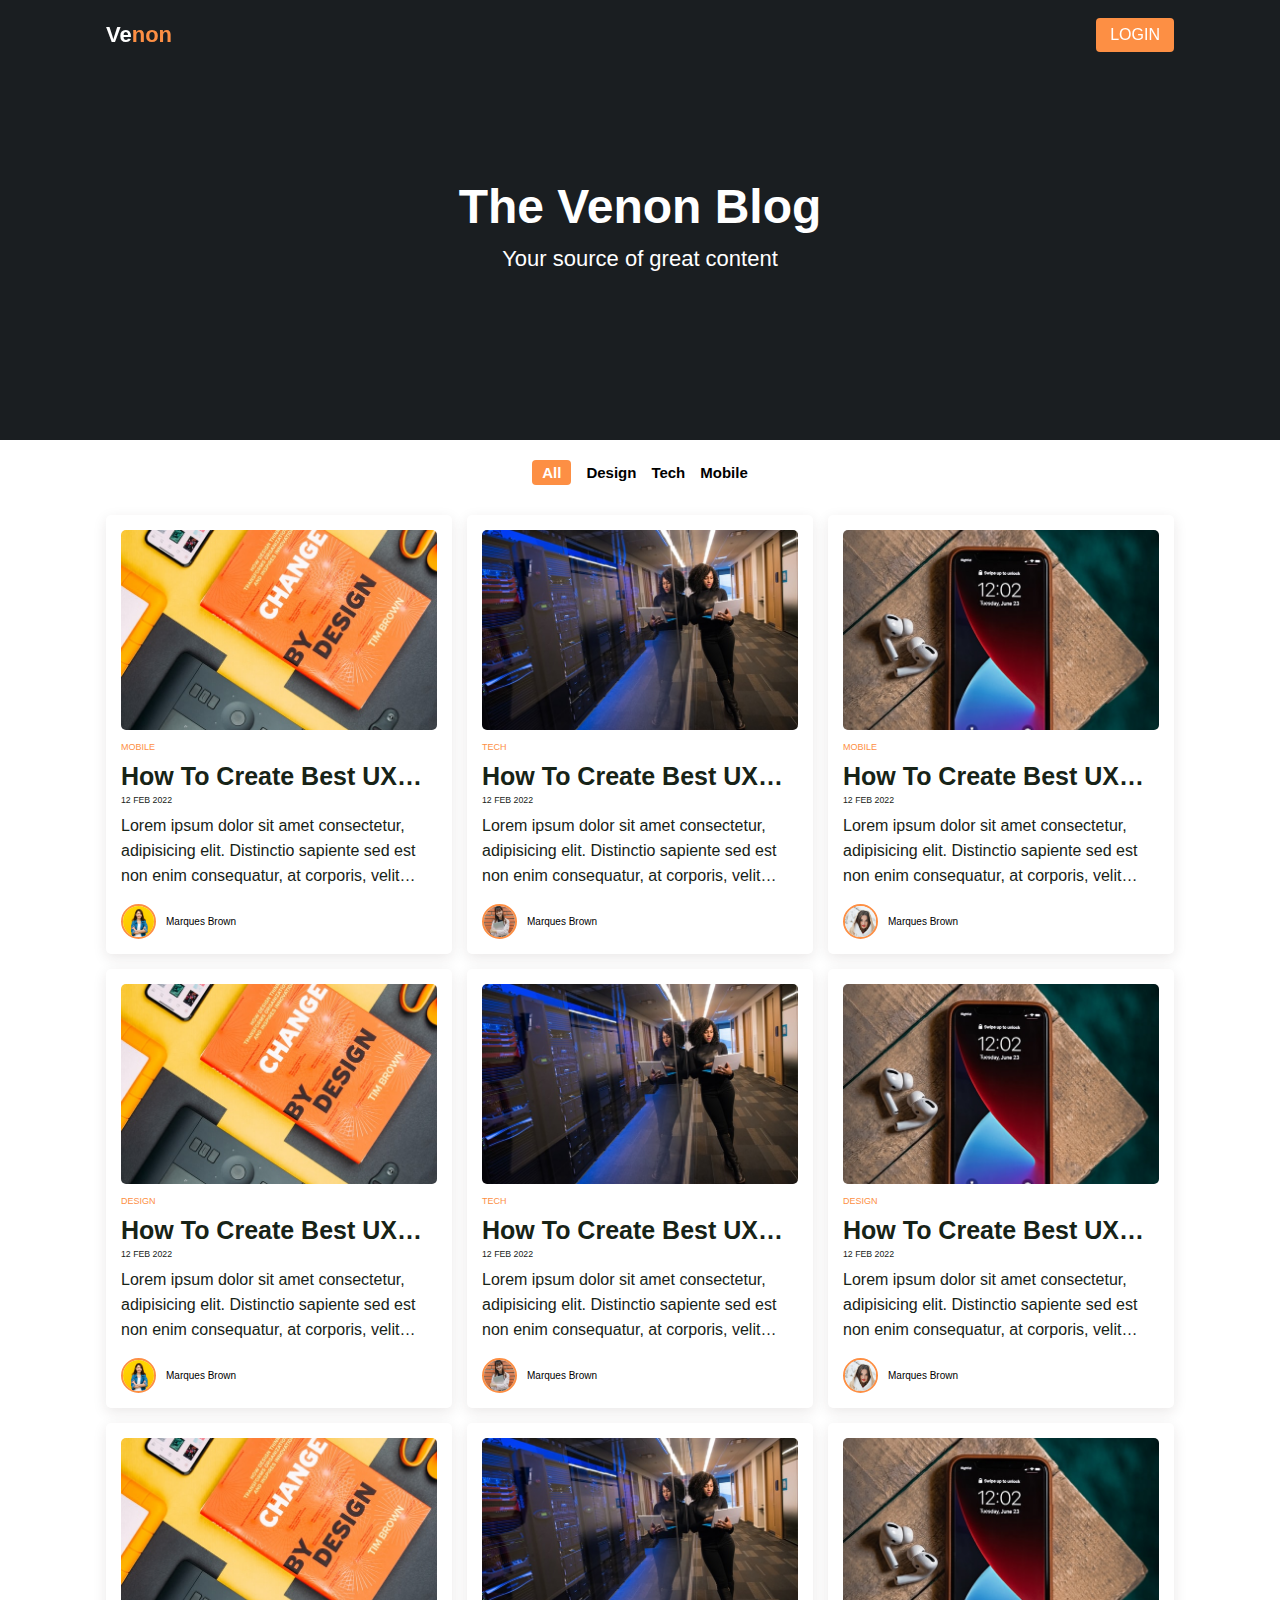
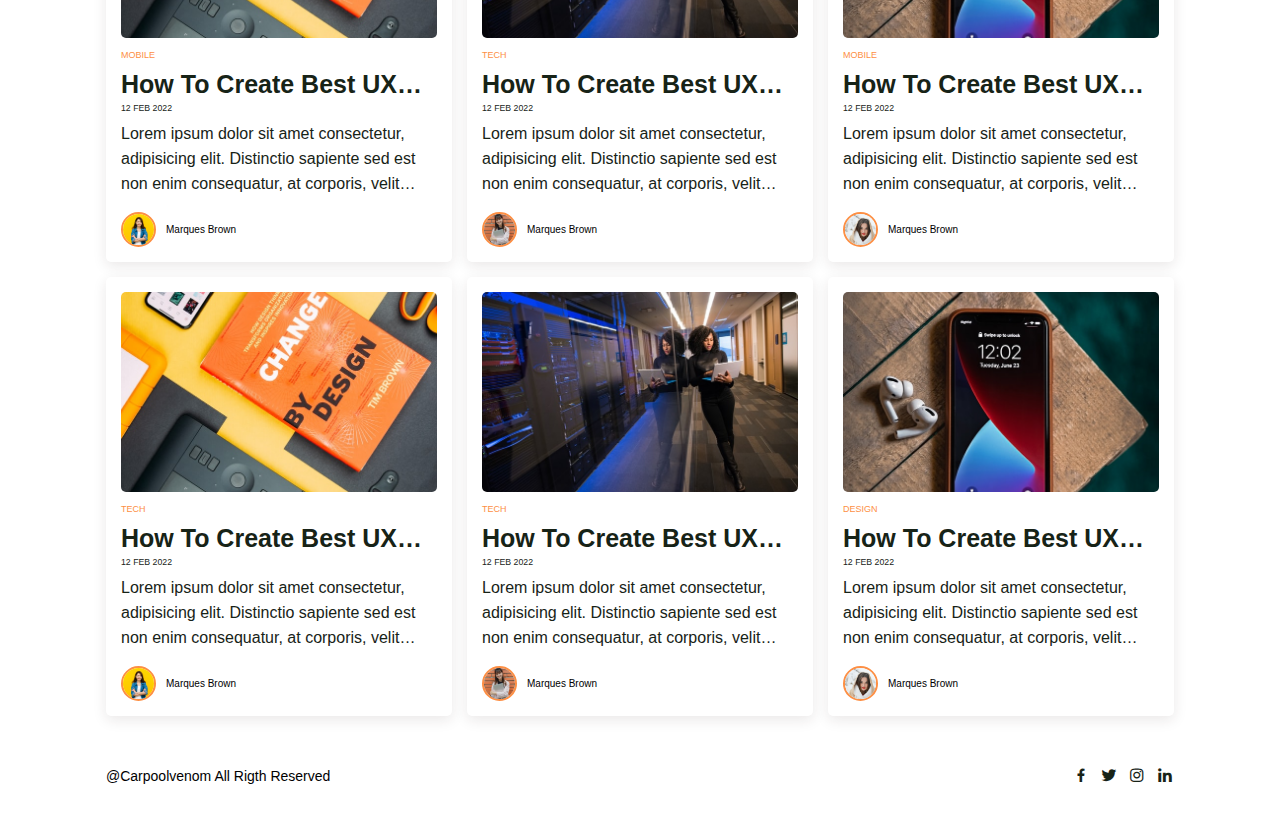
<file: index.html>
<!DOCTYPE html>
<html lang="en">
  <head>
    <meta charset="UTF-8" />
    <meta http-equiv="X-UA-Compatible" content="IE=edge" />
    <meta name="viewport" content="width=device-width, initial-scale=1.0" />
    <link
      href="https://unpkg.com/boxicons@2.1.4/css/boxicons.min.css"
      rel="stylesheet"
    />
    <link rel="stylesheet" href="./css/style.css" />
    <title>Responsive | Blog</title>
  </head>
  <body>
    <!-- header nav -->
    <header>
      <div class="nav container">
        <a href="#" class="logo">Ve<span>non</span></a>
        <a href="#" class="login">Login</a>
      </div>
    </header>

    <!-- section home -->

    <section class="home" id="home">
      <div class="home-text container">
        <h2 class="home-title">The Venon Blog</h2>
        <span class="home-subtitle">Your source of great content</span>
      </div>
    </section>

    <!-- menu -->

    <div class="post-filter container">
      <span class="filter-item active-filter" data-filter="all">All</span>
      <span class="filter-item" data-filter="design">Design</span>
      <span class="filter-item" data-filter="tech">Tech</span>
      <span class="filter-item" data-filter="mobile">Mobile</span>
    </div>

    <!-- Section Post -->

    <section class="post container">
      <!-- Post 1 -->

      <div class="post-box mobile">
        <img src="./asstes/img/post-1.jpg" alt="imagen-post" class="post-img" />
        <h2 class="category">Mobile</h2>
        <a href="post-page.html" class="post-title"
          >How To Create Best UX Design With Adobe</a
        >
        <span class="post-date">12 Feb 2022</span>
        <p class="post-description">
          Lorem ipsum dolor sit amet consectetur, adipisicing elit. Distinctio
          sapiente sed est non enim consequatur, at corporis, velit consectetur
          id obcaecati dolore error sequi odit.
        </p>
        <div class="profile">
          <img
            src="./asstes/img/profile-1.jpg"
            alt="avatar-profile"
            class="profile-img"
          />
          <span class="profile-name">Marques Brown</span>
        </div>
      </div>

      <!-- Post 2 -->

      <div class="post-box tech">
        <img src="./asstes/img/post-2.jpg" alt="imagen-post" class="post-img" />
        <h2 class="category">Tech</h2>
        <a href="post-page.html" class="post-title"
          >How To Create Best UX Design With Adobe</a
        >
        <span class="post-date">12 Feb 2022</span>
        <p class="post-description">
          Lorem ipsum dolor sit amet consectetur, adipisicing elit. Distinctio
          sapiente sed est non enim consequatur, at corporis, velit consectetur
          id obcaecati dolore error sequi odit.
        </p>
        <div class="profile">
          <img
            src="./asstes/img/profile-2.jpg"
            alt="avatar-profile"
            class="profile-img"
          />
          <span class="profile-name">Marques Brown</span>
        </div>
      </div>

      <!-- Post 3 -->

      <div class="post-box mobile">
        <img src="./asstes/img/post-3.jpg" alt="imagen-post" class="post-img" />
        <h2 class="category">Mobile</h2>
        <a href="post-page.html" class="post-title"
          >How To Create Best UX Design With Adobe</a
        >
        <span class="post-date">12 Feb 2022</span>
        <p class="post-description">
          Lorem ipsum dolor sit amet consectetur, adipisicing elit. Distinctio
          sapiente sed est non enim consequatur, at corporis, velit consectetur
          id obcaecati dolore error sequi odit.
        </p>
        <div class="profile">
          <img
            src="./asstes/img/profile-3.jpg"
            alt="avatar-profile"
            class="profile-img"
          />
          <span class="profile-name">Marques Brown</span>
        </div>
      </div>

      <!-- Post 4 -->

      <div class="post-box design">
        <img src="./asstes/img/post-1.jpg" alt="imagen-post" class="post-img" />
        <h2 class="category">Design</h2>
        <a href="post-page.html" class="post-title"
          >How To Create Best UX Design With Adobe</a
        >
        <span class="post-date">12 Feb 2022</span>
        <p class="post-description">
          Lorem ipsum dolor sit amet consectetur, adipisicing elit. Distinctio
          sapiente sed est non enim consequatur, at corporis, velit consectetur
          id obcaecati dolore error sequi odit.
        </p>
        <div class="profile">
          <img
            src="./asstes/img/profile-1.jpg"
            alt="avatar-profile"
            class="profile-img"
          />
          <span class="profile-name">Marques Brown</span>
        </div>
      </div>

      <!-- Post 5 -->

      <div class="post-box tech">
        <img src="./asstes/img/post-2.jpg" alt="imagen-post" class="post-img" />
        <h2 class="category">Tech</h2>
        <a href="post-page.html" class="post-title"
          >How To Create Best UX Design With Adobe</a
        >
        <span class="post-date">12 Feb 2022</span>
        <p class="post-description">
          Lorem ipsum dolor sit amet consectetur, adipisicing elit. Distinctio
          sapiente sed est non enim consequatur, at corporis, velit consectetur
          id obcaecati dolore error sequi odit.
        </p>
        <div class="profile">
          <img
            src="./asstes/img/profile-2.jpg"
            alt="avatar-profile"
            class="profile-img"
          />
          <span class="profile-name">Marques Brown</span>
        </div>
      </div>

      <!-- Post 6 -->

      <div class="post-box design">
        <img src="./asstes/img/post-3.jpg" alt="imagen-post" class="post-img" />
        <h2 class="category">Design</h2>
        <a href="post-page.html" class="post-title"
          >How To Create Best UX Design With Adobe</a
        >
        <span class="post-date">12 Feb 2022</span>
        <p class="post-description">
          Lorem ipsum dolor sit amet consectetur, adipisicing elit. Distinctio
          sapiente sed est non enim consequatur, at corporis, velit consectetur
          id obcaecati dolore error sequi odit.
        </p>
        <div class="profile">
          <img
            src="./asstes/img/profile-3.jpg"
            alt="avatar-profile"
            class="profile-img"
          />
          <span class="profile-name">Marques Brown</span>
        </div>
      </div>

      <!-- Post 7 -->

      <div class="post-box mobile">
        <img src="./asstes/img/post-1.jpg" alt="imagen-post" class="post-img" />
        <h2 class="category">Mobile</h2>
        <a href="post-page.html" class="post-title"
          >How To Create Best UX Design With Adobe</a
        >
        <span class="post-date">12 Feb 2022</span>
        <p class="post-description">
          Lorem ipsum dolor sit amet consectetur, adipisicing elit. Distinctio
          sapiente sed est non enim consequatur, at corporis, velit consectetur
          id obcaecati dolore error sequi odit.
        </p>
        <div class="profile">
          <img
            src="./asstes/img/profile-1.jpg"
            alt="avatar-profile"
            class="profile-img"
          />
          <span class="profile-name">Marques Brown</span>
        </div>
      </div>

      <!-- Post 8 -->

      <div class="post-box tech">
        <img src="./asstes/img/post-2.jpg" alt="imagen-post" class="post-img" />
        <h2 class="category">Tech</h2>
        <a href="post-page.html" class="post-title"
          >How To Create Best UX Design With Adobe</a
        >
        <span class="post-date">12 Feb 2022</span>
        <p class="post-description">
          Lorem ipsum dolor sit amet consectetur, adipisicing elit. Distinctio
          sapiente sed est non enim consequatur, at corporis, velit consectetur
          id obcaecati dolore error sequi odit.
        </p>
        <div class="profile">
          <img
            src="./asstes/img/profile-2.jpg"
            alt="avatar-profile"
            class="profile-img"
          />
          <span class="profile-name">Marques Brown</span>
        </div>
      </div>

      <!-- Post 9 -->

      <div class="post-box mobile">
        <img src="./asstes/img/post-3.jpg" alt="imagen-post" class="post-img" />
        <h2 class="category">Mobile</h2>
        <a href="post-page.html" class="post-title"
          >How To Create Best UX Design With Adobe</a
        >
        <span class="post-date">12 Feb 2022</span>
        <p class="post-description">
          Lorem ipsum dolor sit amet consectetur, adipisicing elit. Distinctio
          sapiente sed est non enim consequatur, at corporis, velit consectetur
          id obcaecati dolore error sequi odit.
        </p>
        <div class="profile">
          <img
            src="./asstes/img/profile-3.jpg"
            alt="avatar-profile"
            class="profile-img"
          />
          <span class="profile-name">Marques Brown</span>
        </div>
      </div>

      <!-- Post 10 -->

      <div class="post-box tech">
        <img src="./asstes/img/post-1.jpg" alt="imagen-post" class="post-img" />
        <h2 class="category">Tech</h2>
        <a href="post-page.html" class="post-title"
          >How To Create Best UX Design With Adobe</a
        >
        <span class="post-date">12 Feb 2022</span>
        <p class="post-description">
          Lorem ipsum dolor sit amet consectetur, adipisicing elit. Distinctio
          sapiente sed est non enim consequatur, at corporis, velit consectetur
          id obcaecati dolore error sequi odit.
        </p>
        <div class="profile">
          <img
            src="./asstes/img/profile-1.jpg"
            alt="avatar-profile"
            class="profile-img"
          />
          <span class="profile-name">Marques Brown</span>
        </div>
      </div>

      <!-- Post 11 -->

      <div class="post-box tech">
        <img src="./asstes/img/post-2.jpg" alt="imagen-post" class="post-img" />
        <h2 class="category">Tech</h2>
        <a href="post-page.html" class="post-title"
          >How To Create Best UX Design With Adobe</a
        >
        <span class="post-date">12 Feb 2022</span>
        <p class="post-description">
          Lorem ipsum dolor sit amet consectetur, adipisicing elit. Distinctio
          sapiente sed est non enim consequatur, at corporis, velit consectetur
          id obcaecati dolore error sequi odit.
        </p>
        <div class="profile">
          <img
            src="./asstes/img/profile-2.jpg"
            alt="avatar-profile"
            class="profile-img"
          />
          <span class="profile-name">Marques Brown</span>
        </div>
      </div>

      <!-- Post 12 -->

      <div class="post-box design">
        <img src="./asstes/img/post-3.jpg" alt="imagen-post" class="post-img" />
        <h2 class="category">Design</h2>
        <a href="post-page.html" class="post-title"
          >How To Create Best UX Design With Adobe</a
        >
        <span class="post-date">12 Feb 2022</span>
        <p class="post-description">
          Lorem ipsum dolor sit amet consectetur, adipisicing elit. Distinctio
          sapiente sed est non enim consequatur, at corporis, velit consectetur
          id obcaecati dolore error sequi odit.
        </p>
        <div class="profile">
          <img
            src="./asstes/img/profile-3.jpg"
            alt="avatar-profile"
            class="profile-img"
          />
          <span class="profile-name">Marques Brown</span>
        </div>
      </div>
    </section>

    <footer class="footer container">
      <p>@Carpoolvenom All Rigth Reserved</p>

      <div class="social">
        <a href="#"><i class='bx bxl-facebook'></i></a>
        <a href="#"><i class='bx bxl-twitter'></i></a>
        <a href="#"><i class='bx bxl-instagram'></i></a>
        <a href="#"><i class='bx bxl-linkedin'></i></a>
      </div>
    </footer>

    <!-- JQuery -->
    <script src="https://code.jquery.com/jquery-3.6.3.js"
      integrity="sha256-nQLuAZGRRcILA+6dMBOvcRh5Pe310sBpanc6+QBmyVM="
      crossorigin="anonymous"></script>

      <!-- JScript -->
  <script src="/main.js"></script>

  </body>
</html>
</file>
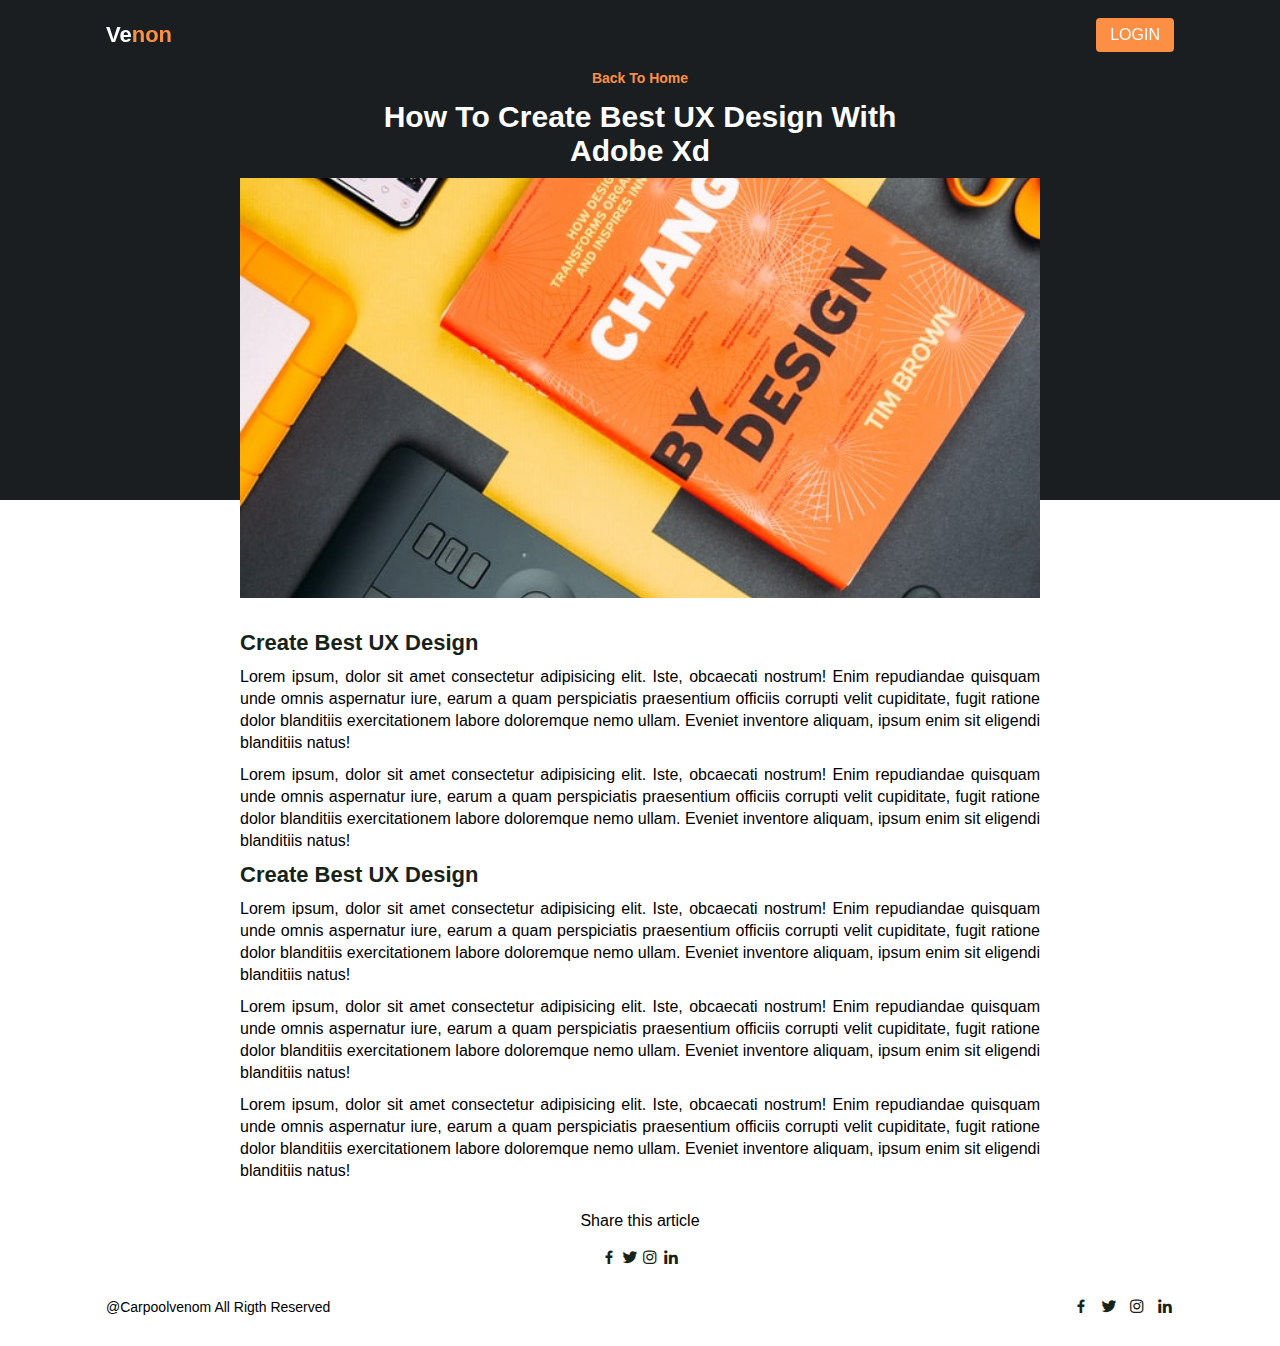
<file: post-page.html>
<!DOCTYPE html>
<html lang="en">
  <head>
    <meta charset="UTF-8" />
    <meta http-equiv="X-UA-Compatible" content="IE=edge" />
    <meta name="viewport" content="width=device-width, initial-scale=1.0" />
    <link
      href="https://unpkg.com/boxicons@2.1.4/css/boxicons.min.css"
      rel="stylesheet"
    />
    <link rel="stylesheet" href="./css/style.css" />
    <title>Post Page</title>
  </head>
  <body>
    <!-- header nav -->
    <header>
      <div class="nav container">
        <a href="index.html" class="logo">Ve<span>non</span></a>
        <a href="#" class="login">Login</a>
      </div>
    </header>

    <!-- Post-content -->

    <section class="post-header">
        <div class="header-content post-container">
            <!-- back to home -->
            <a href="index.html" class="back-home">Back To Home</a>
            <!-- Title -->
            <h1 class="header-title">How To Create Best UX Design With Adobe Xd</h1>
            <!-- Post image -->
            <img class="header-img" src="./asstes/img/post-1.jpg" alt="imagen post 1">
        </div>    
    </section>  
    <!-- Section Post -->

    <section class="post-content post-container">
        <h2 class="sub-heading">Create Best UX Design</h2>
        <p class="post-text">Lorem ipsum, dolor sit amet consectetur adipisicing elit. Iste, obcaecati nostrum! Enim repudiandae quisquam unde omnis aspernatur iure, earum a quam perspiciatis praesentium officiis corrupti velit cupiditate, fugit ratione dolor blanditiis exercitationem labore doloremque nemo ullam. Eveniet inventore aliquam, ipsum enim sit eligendi blanditiis natus!</p>
        <p class="post-text">Lorem ipsum, dolor sit amet consectetur adipisicing elit. Iste, obcaecati nostrum! Enim repudiandae quisquam unde omnis aspernatur iure, earum a quam perspiciatis praesentium officiis corrupti velit cupiditate, fugit ratione dolor blanditiis exercitationem labore doloremque nemo ullam. Eveniet inventore aliquam, ipsum enim sit eligendi blanditiis natus!</p>
        <h2 class="sub-heading">Create Best UX Design</h2>
        <p class="post-text">Lorem ipsum, dolor sit amet consectetur adipisicing elit. Iste, obcaecati nostrum! Enim repudiandae quisquam unde omnis aspernatur iure, earum a quam perspiciatis praesentium officiis corrupti velit cupiditate, fugit ratione dolor blanditiis exercitationem labore doloremque nemo ullam. Eveniet inventore aliquam, ipsum enim sit eligendi blanditiis natus!</p>
        <p class="post-text">Lorem ipsum, dolor sit amet consectetur adipisicing elit. Iste, obcaecati nostrum! Enim repudiandae quisquam unde omnis aspernatur iure, earum a quam perspiciatis praesentium officiis corrupti velit cupiditate, fugit ratione dolor blanditiis exercitationem labore doloremque nemo ullam. Eveniet inventore aliquam, ipsum enim sit eligendi blanditiis natus!</p>
        <p class="post-text">Lorem ipsum, dolor sit amet consectetur adipisicing elit. Iste, obcaecati nostrum! Enim repudiandae quisquam unde omnis aspernatur iure, earum a quam perspiciatis praesentium officiis corrupti velit cupiditate, fugit ratione dolor blanditiis exercitationem labore doloremque nemo ullam. Eveniet inventore aliquam, ipsum enim sit eligendi blanditiis natus!</p>
    </section>

    <!-- share -->

    <div class="share post-container">
        <span class="share-title">Share this article</span>
        <div class="social">
            <a href="#"><i class='bx bxl-facebook'></i></a>
            <a href="#"><i class='bx bxl-twitter'></i></a>
            <a href="#"><i class='bx bxl-instagram'></i></a>
            <a href="#"><i class='bx bxl-linkedin'></i></a>
          </div>
    </div>

    <footer class="footer container">
      <p>@Carpoolvenom All Rigth Reserved</p>

      <div class="social">
        <a href="#"><i class='bx bxl-facebook'></i></a>
        <a href="#"><i class='bx bxl-twitter'></i></a>
        <a href="#"><i class='bx bxl-instagram'></i></a>
        <a href="#"><i class='bx bxl-linkedin'></i></a>
      </div>
    </footer>

    <!-- JQuery -->
    <script src="https://code.jquery.com/jquery-3.6.3.js"
      integrity="sha256-nQLuAZGRRcILA+6dMBOvcRh5Pe310sBpanc6+QBmyVM="
      crossorigin="anonymous"></script>

      <!-- JScript -->
  <script src="/main.js"></script>

  </body>
</html>
</file>
<file: css/style.css>
/*
1. Posicionamiento: static, absolute, relative, fixed
2. Modelo de caja (Box Model): margin, border, padding, content, width, height
3. Tipografía: tipos, tamaños de fuente, etc.
4. Visual (estilos/temas: border-radios, box-shadow, gradient, etc.
5. otros/miscellaneous: reglas css y más
*/


:root{
    /*colores*/
    --container-color:#1a1e21;
    --second-color:#fd8f44;
    --text-color:#172317;
    --bg-color:#fff;

    /*font-family*/
    --ff-primary:'DM Sans', sans-serif;
    --ff-secondary:'Inter', sans-serif;

    /*font-weight*/
    --fw-normal:400;
    --fw-medium:500;
    --fw-bold:700;
}

*{
    box-sizing: border-box;
    margin: 0;
    padding: 0;
    scroll-behavior: smooth;
    scroll-padding-top: 2rem;

}

html{
    font-size: 62.5%;
    font-family: var(--ff-primary);
}

a{
    text-decoration: none;
}

li{
    list-style: none;
}

img{
    width: 100%;
}

section{
    padding: 3rem 0 2rem;
}

::selection{
    color: var(--bg-color);
    background: var(--second-color);
}

/* Header */
header{
    position: fixed;
    top: 0;
    left: 0;
    width: 100%;
    z-index: 200;
}

header.sticky{
    background: #fff;
    transition:0.5s;
    box-shadow: 0 1px 4px hsl(0 4% 14% / 10%);
}

header.sticky .logo{
    color: var(--container-color);
}

.container{
    max-width: 1068px;
    margin: auto;
    width: 100%;
}


.nav{
    display: flex;
    justify-content: space-between;
    align-items: center;
    padding: 18px 0;
}

    .logo{
        color: var(--bg-color);
        font-size: 2.2rem;
        font-weight: var(--fw-bold);
    }

        .logo span{
            color: var(--second-color);
        }

    .login{
        text-transform: uppercase;
        color: var(--bg-color);
        font-size: 1.6rem;
        font-weight: var(--fw-medium);
        background: var(--second-color);
        padding: 8px 14px;
        border-radius: 4px;
    }

    .login:hover{
        background: hsl(24, 98%, 58%);
        transition: .5s;
    }

.home{
    display: grid;
    justify-content: center;
    align-items: center;
    width: 100%;
    min-height: 440px;
    background: var(--container-color);
    text-align: center;
}

    .home .home-title{
        font-size: 4.8rem;
        font-weight: var(--fw-bold);
        color: var(--bg-color);
        margin-bottom: 12px;
    }

    .home .home-subtitle{
        font-size: 2.2rem;
        color: var(--bg-color);
    }

/* Post-filter */

.post-filter{
    display: flex;
    justify-content: center;
    align-items: center;
    column-gap: 1.5rem;
    margin-top: 2rem;
}

    .filter-item{
        font-size: 1.5rem;
        font-weight: var(--fw-bold);
        cursor:pointer;
    }

        .active-filter{
            color: var(--bg-color);
            background: var(--second-color);
            padding: 4px 10px;
            border-radius: 4px;
        }   

.post{
    display: grid;
    grid-template-columns: repeat(auto-fit,minmax(280px,auto));
    justify-content: center;
    gap: 1.5rem;
}

    .post-box{
        background: var(--bg-color);
        box-shadow: 0 4px 14px hsl(355deg 25% 15% / 10%);
        padding: 15px;
        border-radius: 0.5rem;
    }

        .post-img{
            width: 100%;
            height: 200px;
            object-fit: cover;
            object-position: center;
            border-radius: .5rem;
        }

        .category{
            font-size: 0.9rem;
            font-weight: var(--fw-medium);
            color: var(--second-color);
            text-transform: uppercase;
            margin-top: 1rem;
        }

        .post-title{
            font-size: 2.5rem;
            font-weight: var(--fw-bold);
            color: var(--text-color);
            display: -webkit-box;
            -webkit-line-clamp: 1;
            -webkit-box-orient: vertical;
            overflow: hidden;
            margin-top: 1rem;
        }

        .post-date{
            display: flex;
            font-size: .875rem;
            text-transform: uppercase;
            font-weight:var(--fw-normal) ;
            color: var(--text-color);
            margin-top: 4px;
        }

        .post-description{
            font-size: 1.6rem;
            line-height: 2.5rem;
            color: var(--text-color);
            font-weight: var(--fw-normal);
            display: -webkit-box;
            -webkit-line-clamp: 3; 
            -webkit-box-orient:vertical;
            overflow: hidden;
            margin-top: 8px;
        }

        .profile{
            display: flex;
            align-items: center;
            gap: 10px;
            margin-top: 16px;
        }

            .profile-img{
                width: 35px;
                height: 35px;
                border-radius: 50%;
                object-fit: cover;
                object-position: center;
                border: 2px solid var(--second-color);
            }

            .profile .profile-name{
                font-size: 1rem;
                font-weight: var(--fw-medium);
            } 

.footer{
    display: flex;
    justify-content: space-between;
    align-items: center;
    padding: 30px 0;
}

    .footer p{
        font-size: 1.4rem;
        font-weight: var(--fw-medium);
    }

    .footer .social{
        display: flex;
        align-items: center;
        column-gap: 1rem;
    }
        .social .bx{
            font-size: 1.8rem;
            color:var(--text-color);
        }

        .social .bx:hover {
            color: var(--second-color);
            transition: 0.3s all linear;
        }


/* Post content */

.post-header{
    width: 100%;
    height: 500px;
    background: var(--container-color);
}

.post-container{
    max-width: 800px;
    margin: auto;
    width: 100%;
}

.header-content{
    display: flex;
    flex-direction: column;
    align-items: center;
    margin-top: 4rem;
}

    .back-home{
        font-size: 1.4rem;
        font-weight: var(--fw-bold);
        color: var(--second-color);
    }

    .header-title{
        width: 70%;       
        font-size: 3rem;
        text-align: center;
        color: var(--bg-color);
        margin-top: 1.4rem; 
        margin-bottom: 1rem;       
    }

    .header-img{
        width: 100%;
        height: 420px;
        object-fit: cover;
        object-position: center;
    }

.post-content{
    margin-top: 10rem;
}

    .sub-heading{
        font-size: 2.2rem;
        font-weight: var(--fw-bold);
        color: var(--text-color);
        margin-bottom: 1rem;
    }

    .post-text{
        font-size: 1.6rem;
        line-height: 2.2rem;
        margin-bottom: 1rem;
        text-align: justify;
    }

.share{
    display: flex;
    flex-direction: column;
    justify-content: center;
    align-items: center;
    gap:1.8rem;
}

    .share-title{
        font-size: 1.6rem;
        font-weight: var(--fw-medium);
    }
</file>
